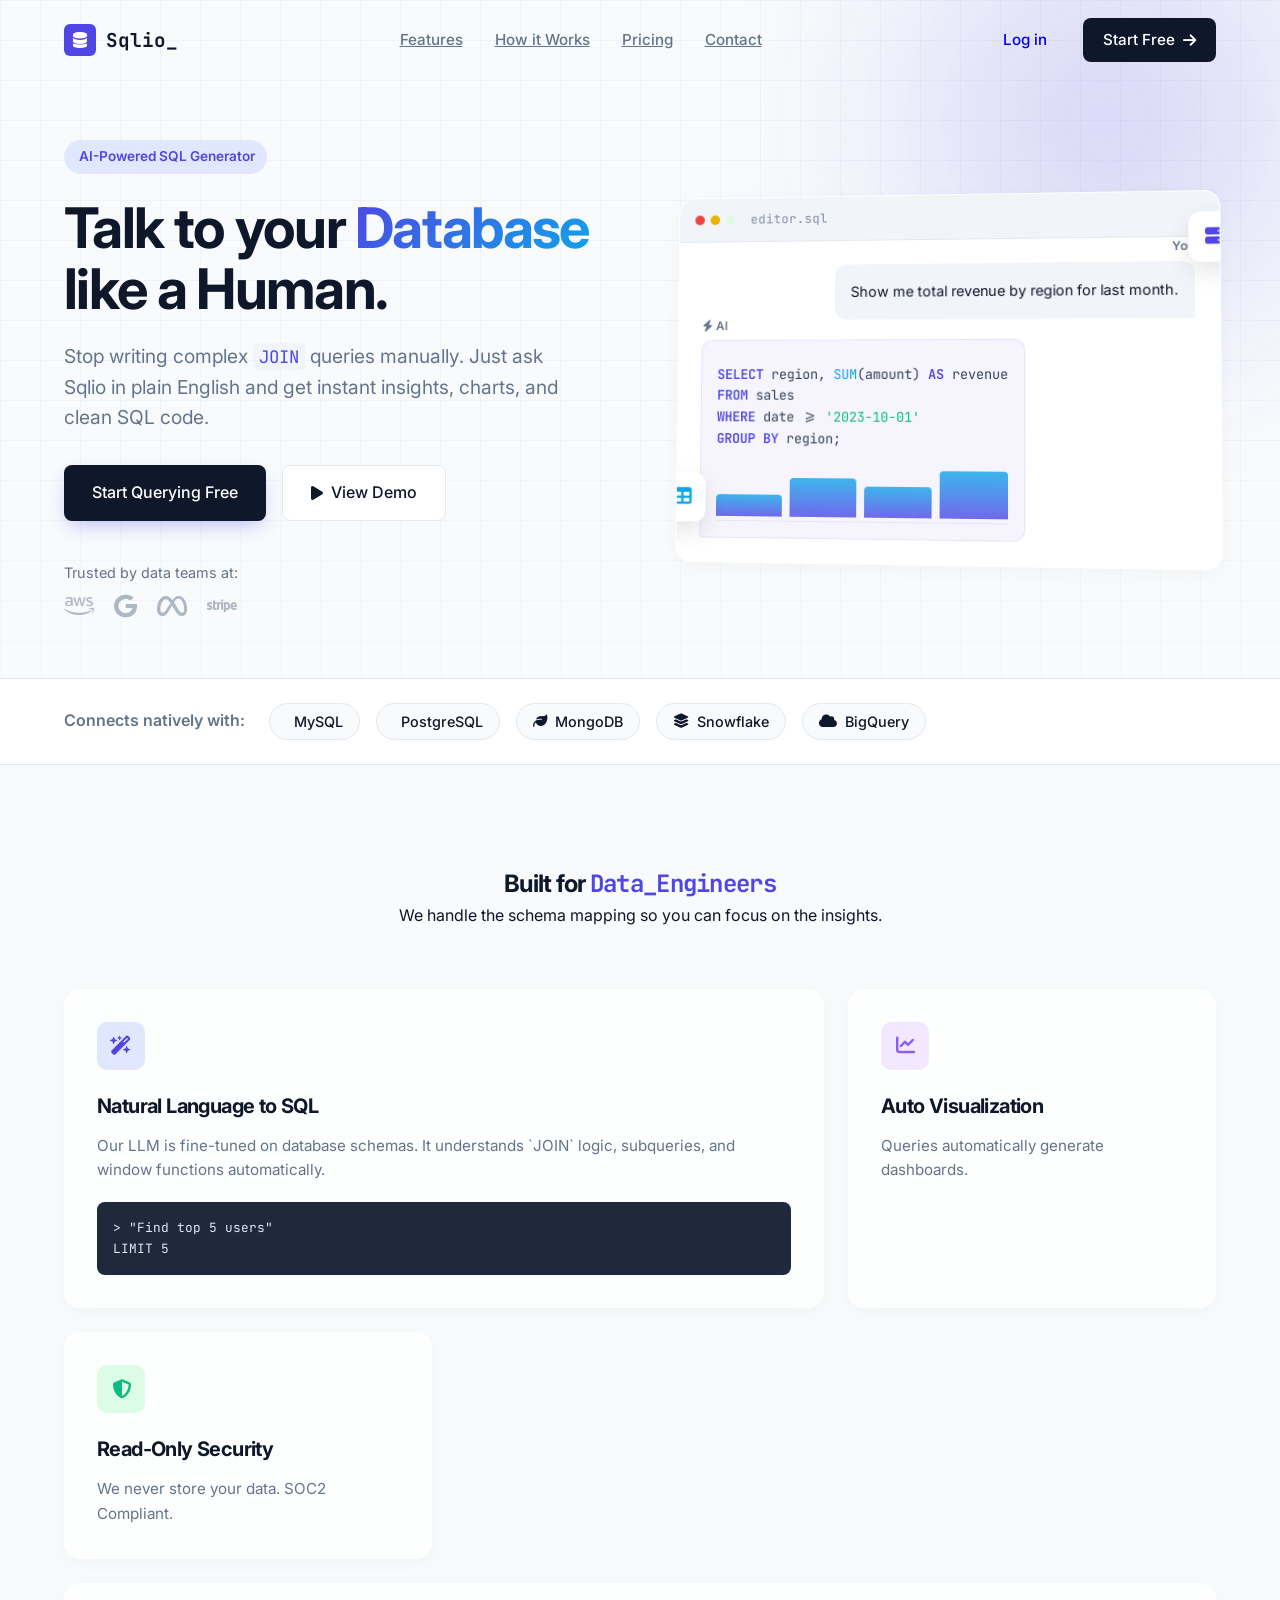
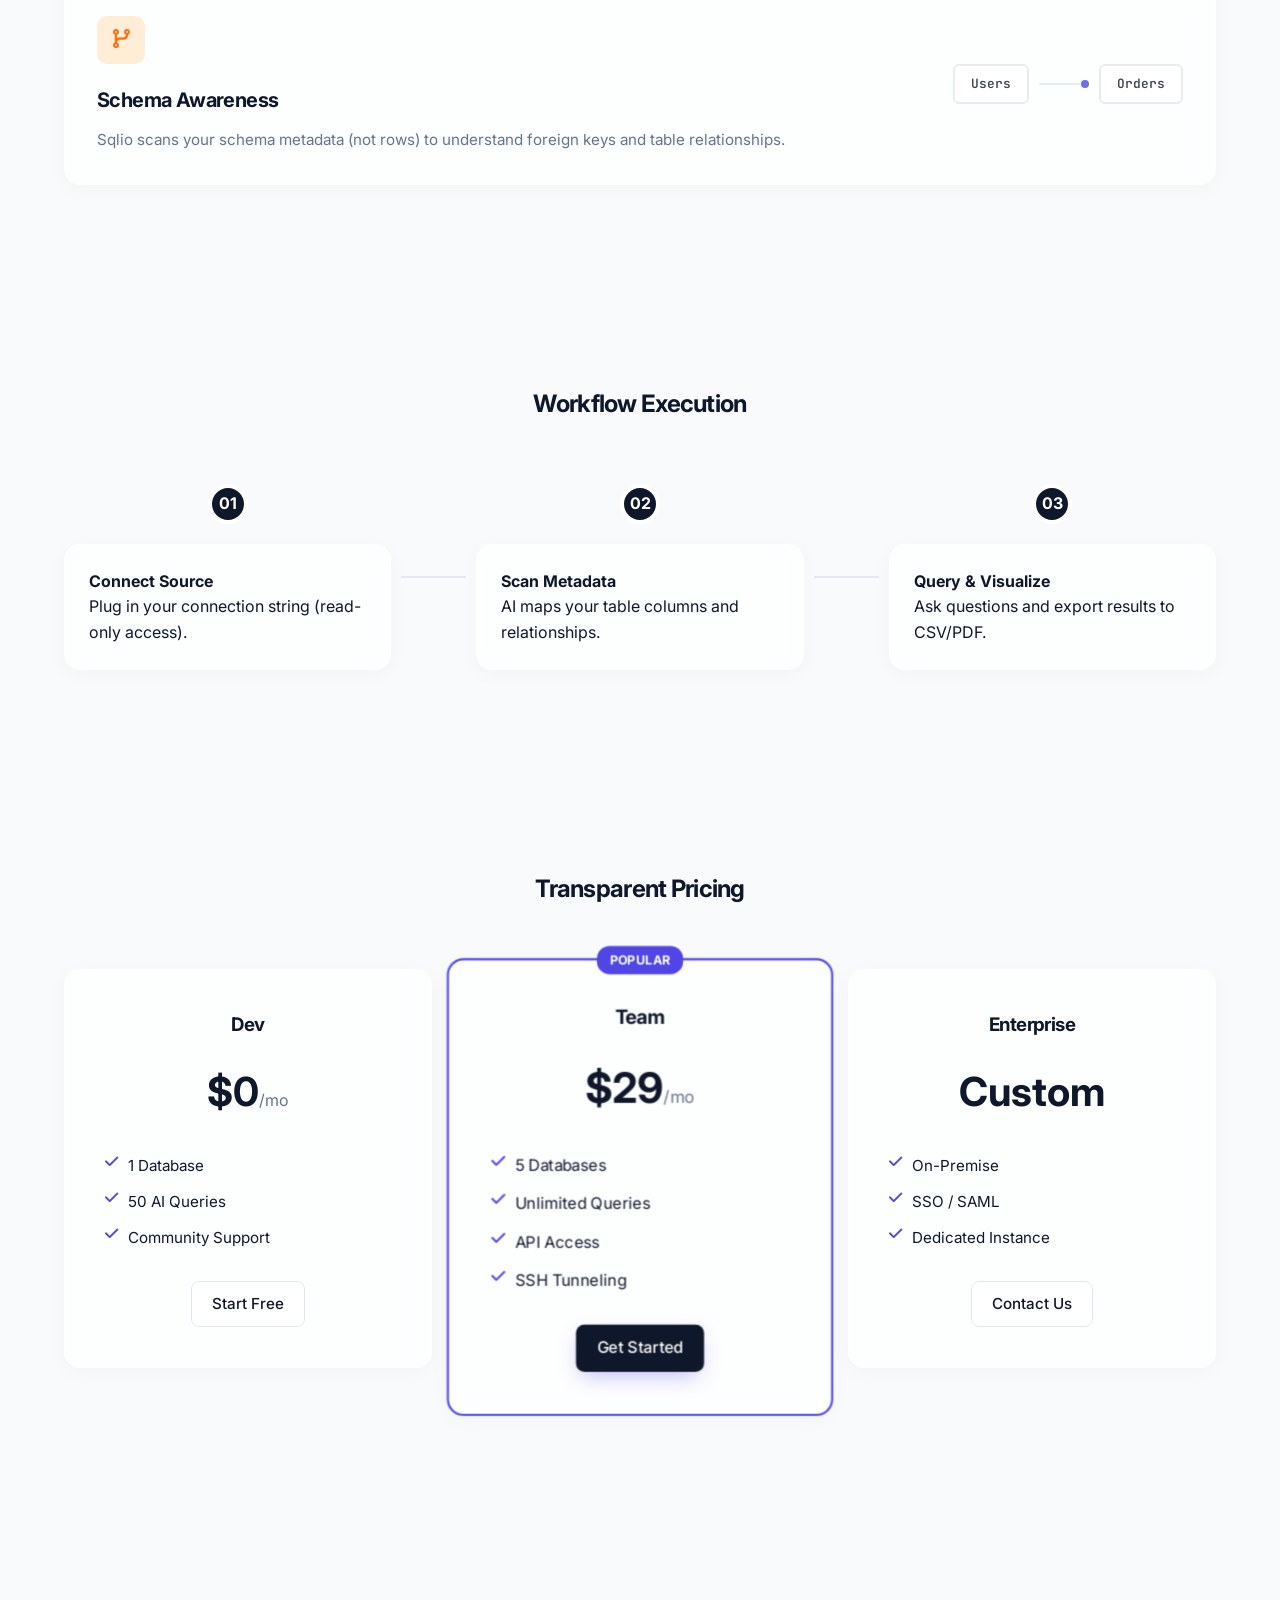
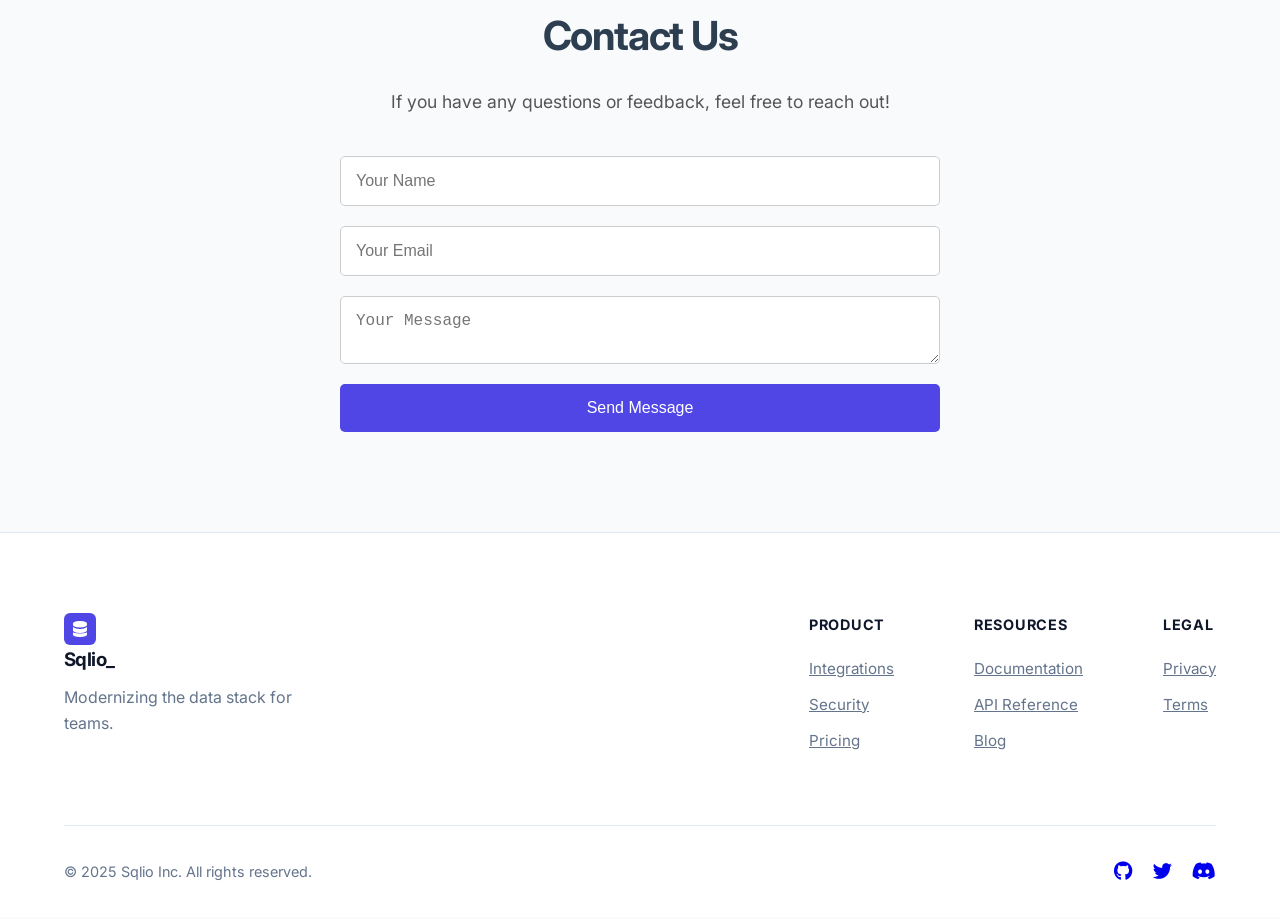
<file: sqlio-1.html>
<!DOCTYPE html>
<html lang="en">

<head>
    <meta charset="UTF-8">
    <meta name="viewport" content="width=device-width, initial-scale=1.0">
    <title>Sqlio - AI Database Assistant</title>
    <link rel="stylesheet" href="style.css">
    <link
        href="https://fonts.googleapis.com/css2?family=Inter:wght@300;400;500;600;700&family=JetBrains+Mono:wght@400;500&display=swap"
        rel="stylesheet">
    <link rel="stylesheet" href="https://cdnjs.cloudflare.com/ajax/libs/font-awesome/6.4.0/css/all.min.css">
    <style>
        /* --- Variables & Theme --- */
        :root {
            /* Modern Tech Palette (Light Mode) */
            --bg-base: #f8fafc;
            --bg-surface: #ffffff;
            --primary: #4f46e5;
            /* Indigo 600 */
            --primary-glow: rgba(79, 70, 229, 0.4);
            --secondary: #0ea5e9;
            /* Sky 500 */
            --accent: #8b5cf6;
            /* Violet 500 */

            --text-main: #0f172a;
            /* Slate 900 */
            --text-muted: #64748b;
            /* Slate 500 */

            --border: #e2e8f0;
            --glass-border: rgba(255, 255, 255, 0.6);
            --glass-bg: rgba(255, 255, 255, 0.7);

            --font-ui: 'Inter', sans-serif;
            --font-code: 'JetBrains Mono', monospace;

            --radius-sm: 8px;
            --radius-md: 16px;
            --radius-lg: 24px;
        }

        * {
            margin: 0;
            padding: 0;
            box-sizing: border-box;
        }

        body {
            font-family: var(--font-ui);
            color: var(--text-main);
            background-color: var(--bg-base);
            line-height: 1.6;
            overflow-x: hidden;
        }

        /* --- Tech Backgrounds --- */
        .tech-grid-bg {
            position: fixed;
            top: 0;
            left: 0;
            width: 100%;
            height: 100%;
            /* Graph paper effect */
            background-image: linear-gradient(var(--border) 1px, transparent 1px),
                linear-gradient(90deg, var(--border) 1px, transparent 1px);
            background-size: 40px 40px;
            opacity: 0.4;
            z-index: -2;
            mask-image: linear-gradient(to bottom, black 40%, transparent 100%);
        }

        .glow-blob {
            position: fixed;
            top: -20%;
            right: -10%;
            width: 600px;
            height: 600px;
            background: radial-gradient(circle, var(--primary-glow) 0%, transparent 70%);
            filter: blur(80px);
            z-index: -1;
            opacity: 0.6;
        }

        /* --- Utilities --- */
        .container {
            max-width: 1200px;
            margin: 0 auto;
            padding: 0 24px;
        }

        .text-center {
            text-align: center;
        }

        .section-padding {
            padding: 100px 0;
        }

        .mono-font {
            font-family: var(--font-code);
            color: var(--primary);
        }

        .glass-panel {
            background: var(--glass-bg);
            backdrop-filter: blur(12px);
            -webkit-backdrop-filter: blur(12px);
            border: 1px solid var(--glass-border);
            box-shadow: 0 4px 20px rgba(0, 0, 0, 0.03);
            border-radius: var(--radius-md);
        }

        /* --- Typography --- */
        h1,
        h2,
        h3 {
            letter-spacing: -0.03em;
            font-weight: 700;
        }

        code {
            font-family: var(--font-code);
            background: #f1f5f9;
            padding: 2px 6px;
            border-radius: 4px;
            color: var(--primary);
            font-size: 0.9em;
        }

        .gradient-text {
            background: linear-gradient(135deg, var(--primary), var(--secondary));
            -webkit-background-clip: text;
            -webkit-text-fill-color: transparent;
        }

        /* --- Buttons --- */
        .btn {
            display: inline-flex;
            align-items: center;
            justify-content: center;
            gap: 8px;
            padding: 10px 20px;
            border-radius: var(--radius-sm);
            font-weight: 500;
            text-decoration: none;
            transition: all 0.2s ease;
            font-size: 0.95rem;
        }

        .btn-primary {
            background: var(--text-main);
            color: white;
        }

        .btn-primary:hover {
            background: var(--primary);
            transform: translateY(-1px);
        }

        .btn-outline {
            border: 1px solid var(--border);
            background: white;
            color: var(--text-main);
        }

        .btn-outline:hover {
            border-color: var(--text-main);
        }

        .btn-large {
            padding: 14px 28px;
            font-size: 1rem;
        }

        .shadow-glow {
            box-shadow: 0 8px 20px -6px var(--primary-glow);
        }

        /* --- Navbar --- */
        .navbar {
            position: fixed;
            top: 0;
            width: 100%;
            z-index: 100;
            padding: 18px 0;
            transition: 0.3s;
        }

        .navbar.scrolled {
            background: rgba(255, 255, 255, 0.8);
            backdrop-filter: blur(12px);
            border-bottom: 1px solid var(--border);
            padding: 12px 0;
        }

        .nav-container {
            display: flex;
            justify-content: space-between;
            align-items: center;
        }

        .logo {
            display: flex;
            align-items: center;
            gap: 10px;
            text-decoration: none;
            color: var(--text-main);
        }

        .logo-icon {
            width: 32px;
            height: 32px;
            background: var(--primary);
            color: white;
            border-radius: 6px;
            display: grid;
            place-items: center;
        }

        .logo-text {
            font-weight: 700;
            font-size: 1.2rem;
            font-family: var(--font-code);
        }

        .nav-links {
            display: flex;
            gap: 32px;
        }

        .nav-links a {
            font-size: 0.95rem;
            color: var(--text-muted);
            font-weight: 500;
        }

        .nav-links a:hover {
            color: var(--primary);
        }

        .nav-actions {
            display: flex;
            align-items: center;
            gap: 16px;
        }

        .mobile-toggle {
            display: none;
            font-size: 1.5rem;
            cursor: pointer;
        }

        /* --- Hero Section --- */
        .hero {
            padding-top: 140px;
            padding-bottom: 60px;
            position: relative;
        }

        .hero-wrapper {
            display: grid;
            grid-template-columns: 1fr 1fr;
            gap: 60px;
            align-items: center;
        }

        .badge {
            display: inline-block;
            padding: 6px 12px;
            background: #e0e7ff;
            color: var(--primary);
            border-radius: 20px;
            font-size: 0.85rem;
            font-weight: 600;
            margin-bottom: 24px;
        }

        .hero h1 {
            font-size: 3.5rem;
            line-height: 1.1;
            margin-bottom: 20px;
            color: var(--text-main);
        }

        .hero-subtitle {
            font-size: 1.2rem;
            color: var(--text-muted);
            margin-bottom: 32px;
            max-width: 500px;
        }

        .hero-btns {
            display: flex;
            gap: 16px;
            margin-bottom: 40px;
        }

        .trusted-by {
            font-size: 0.9rem;
            color: var(--text-muted);
        }

        .trusted-by .logos {
            display: flex;
            gap: 20px;
            margin-top: 10px;
            font-size: 1.5rem;
            opacity: 0.5;
        }

        /* Hero Visual (Code Editor) */
        .hero-visual {
            position: relative;
            perspective: 1000px;
        }

        .code-window {
            padding: 0;
            overflow: hidden;
            transform: rotateY(-5deg) rotateX(2deg);
            transition: transform 0.5s ease;
            background: #ffffff;
        }

        .code-window:hover {
            transform: rotateY(0) rotateX(0);
        }

        .window-header {
            background: #f1f5f9;
            padding: 12px 16px;
            display: flex;
            gap: 16px;
            align-items: center;
            border-bottom: 1px solid var(--border);
        }

        .dots {
            display: flex;
            gap: 6px;
        }

        .dot {
            width: 10px;
            height: 10px;
            border-radius: 50%;
        }

        .red {
            background: #ef4444;
        }

        .yellow {
            background: #eab308;
        }

        .green {
            background: #22c55e;
        }

        .window-title {
            font-family: var(--font-code);
            font-size: 0.8rem;
            color: var(--text-muted);
            opacity: 0.8;
        }

        .window-body {
            padding: 24px;
            display: flex;
            flex-direction: column;
            gap: 20px;
        }

        .chat-bubble {
            padding: 16px;
            border-radius: 12px;
            max-width: 90%;
            position: relative;
            font-size: 0.9rem;
        }

        .chat-bubble.user {
            background: #f1f5f9;
            align-self: flex-end;
            border-bottom-right-radius: 2px;
        }

        .chat-bubble.ai {
            background: rgba(79, 70, 229, 0.05);
            border: 1px solid rgba(79, 70, 229, 0.1);
            align-self: flex-start;
            border-bottom-left-radius: 2px;
        }

        .chat-bubble .avatar {
            position: absolute;
            top: -25px;
            font-size: 0.75rem;
            font-weight: 600;
            color: var(--text-muted);
        }

        .chat-bubble.user .avatar {
            right: 0;
        }

        .chat-bubble.ai .avatar {
            left: 0;
        }

        .code-block {
            font-family: var(--font-code);
            font-size: 0.85rem;
            margin-top: 8px;
            color: #334155;
            line-height: 1.6;
        }

        .code-block .keyword {
            color: var(--primary);
            font-weight: 600;
        }

        .code-block .function {
            color: var(--secondary);
        }

        .code-block .string {
            color: #10b981;
        }

        .chart-preview {
            margin-top: 12px;
            height: 60px;
            display: flex;
            align-items: flex-end;
            gap: 8px;
            border-bottom: 1px solid var(--border);
            padding-bottom: 4px;
        }

        .bar {
            flex: 1;
            background: linear-gradient(to top, var(--primary), var(--secondary));
            border-radius: 4px 4px 0 0;
            opacity: 0.8;
        }

        /* Floating Icons */
        .floating-icon {
            position: absolute;
            width: 50px;
            height: 50px;
            background: white;
            border-radius: 12px;
            box-shadow: 0 10px 25px rgba(0, 0, 0, 0.1);
            display: grid;
            place-items: center;
            color: var(--primary);
            font-size: 1.2rem;
            animation: float 6s ease-in-out infinite;
        }

        .db-1 {
            top: 20px;
            right: -20px;
            animation-delay: 0s;
        }

        .db-2 {
            bottom: 40px;
            left: -20px;
            animation-delay: 3s;
            color: var(--secondary);
        }

        @keyframes float {

            0%,
            100% {
                transform: translateY(0);
            }

            50% {
                transform: translateY(-15px);
            }
        }

        /* --- DB Strip --- */
        .db-strip {
            border-top: 1px solid var(--border);
            border-bottom: 1px solid var(--border);
            padding: 24px 0;
            background: white;
        }

        .db-strip .container {
            display: flex;
            align-items: center;
            gap: 24px;
        }

        .db-strip p {
            font-weight: 600;
            color: var(--text-muted);
            white-space: nowrap;
        }

        .db-scroller {
            display: flex;
            gap: 16px;
            flex-wrap: wrap;
        }

        .db-pill {
            padding: 6px 16px;
            background: #f8fafc;
            border: 1px solid var(--border);
            border-radius: 20px;
            font-size: 0.9rem;
            font-weight: 500;
            display: flex;
            align-items: center;
            gap: 8px;
        }

        /* --- Features (Bento Grid) --- */
        .bento-grid {
            display: grid;
            grid-template-columns: repeat(3, 1fr);
            grid-template-rows: repeat(2, auto);
            gap: 24px;
            margin-top: 60px;
        }

        .bento-card {
            padding: 32px;
            transition: 0.3s;
            position: relative;
            overflow: hidden;
        }

        .bento-card:hover {
            transform: translateY(-5px);
            box-shadow: 0 10px 30px rgba(0, 0, 0, 0.05);
        }

        .large {
            grid-column: span 2;
        }

        .wide {
            grid-column: span 3;
            display: flex;
            align-items: center;
            justify-content: space-between;
        }

        .card-icon {
            width: 48px;
            height: 48px;
            border-radius: 10px;
            display: grid;
            place-items: center;
            font-size: 1.2rem;
            margin-bottom: 20px;
        }

        .blue {
            background: #e0e7ff;
            color: var(--primary);
        }

        .purple {
            background: #f3e8ff;
            color: var(--accent);
        }

        .green {
            background: #dcfce7;
            color: #10b981;
        }

        .orange {
            background: #ffedd5;
            color: #f97316;
        }

        .bento-card h3 {
            font-size: 1.25rem;
            margin-bottom: 12px;
        }

        .bento-card p {
            color: var(--text-muted);
            font-size: 0.95rem;
        }

        .mini-code {
            margin-top: 20px;
            background: #1e293b;
            color: #e2e8f0;
            padding: 16px;
            border-radius: 8px;
            font-family: var(--font-code);
            font-size: 0.8rem;
        }

        .visual-schema {
            display: flex;
            align-items: center;
            gap: 10px;
            opacity: 0.8;
        }

        .table-node {
            padding: 8px 16px;
            background: white;
            border: 2px solid var(--border);
            border-radius: 6px;
            font-weight: 600;
            font-family: var(--font-code);
            font-size: 0.8rem;
        }

        .line-connector {
            width: 50px;
            height: 2px;
            background: var(--border);
            position: relative;
        }

        .line-connector::after {
            content: '';
            position: absolute;
            right: 0;
            top: -3px;
            width: 8px;
            height: 8px;
            border-radius: 50%;
            background: var(--primary);
        }

        /* --- How It Works --- */
        .pipeline-container {
            display: flex;
            justify-content: space-between;
            align-items: center;
            margin-top: 60px;
            position: relative;
        }

        .step-item {
            flex: 1;
            text-align: center;
            position: relative;
            z-index: 2;
        }

        .step-number {
            width: 40px;
            height: 40px;
            background: var(--text-main);
            color: white;
            border-radius: 50%;
            font-weight: 700;
            margin: 0 auto 20px;
            display: grid;
            place-items: center;
            border: 4px solid white;
        }

        .step-content {
            padding: 24px;
            text-align: left;
        }

        .connector-line {
            flex: 0.2;
            height: 2px;
            background: var(--border);
            margin: 0 10px;
        }

        /* --- Pricing --- */
        .pricing-cards {
            display: grid;
            grid-template-columns: repeat(3, 1fr);
            gap: 24px;
            margin-top: 60px;
            align-items: start;
        }

        .price-card {
            padding: 40px;
            text-align: center;
        }

        .price-card.featured {
            border: 2px solid var(--primary);
            transform: scale(1.05);
            z-index: 10;
        }

        .featured-tag {
            position: absolute;
            top: 0;
            left: 50%;
            transform: translate(-50%, -50%);
            background: var(--primary);
            color: white;
            padding: 4px 12px;
            font-size: 0.75rem;
            font-weight: 700;
            border-radius: 12px;
        }

        .price {
            font-size: 2.5rem;
            font-weight: 700;
            margin: 20px 0;
            font-family: var(--font-ui);
        }

        .price span {
            font-size: 1rem;
            color: var(--text-muted);
            font-weight: 400;
        }

        .check-list {
            text-align: left;
            margin: 30px 0;
        }

        .check-list li {
            margin-bottom: 12px;
            display: flex;
            gap: 10px;
            font-size: 0.95rem;
        }

        .check-list i {
            color: var(--primary);
        }

        /* --- Footer --- */
        .footer {
            border-top: 1px solid var(--border);
            padding: 80px 0 30px;
            background: white;
        }

        .footer-top {
            display: flex;
            justify-content: space-between;
            margin-bottom: 60px;
        }

        .footer-brand p {
            max-width: 250px;
            color: var(--text-muted);
            margin-top: 10px;
        }

        .footer-nav {
            display: flex;
            gap: 80px;
        }

        .footer-nav h4 {
            margin-bottom: 20px;
            font-size: 0.9rem;
            text-transform: uppercase;
            letter-spacing: 0.05em;
        }

        .footer-nav a {
            display: block;
            margin-bottom: 12px;
            color: var(--text-muted);
            font-size: 0.95rem;
        }

        .footer-nav a:hover {
            color: var(--primary);
        }

        .footer-bottom {
            display: flex;
            justify-content: space-between;
            align-items: center;
            padding-top: 30px;
            border-top: 1px solid var(--border);
            color: var(--text-muted);
            font-size: 0.9rem;
        }

        .socials {
            display: flex;
            gap: 20px;
            font-size: 1.2rem;
        }

        /* --- Contact Section --- */
        .contact {
            padding: 100px 0;
            text-align: center;
        }

        .contact h2 {
            font-size: 2.5rem;
            margin-bottom: 20px;
            color: var(--dark);
        }

        .contact p {
            font-size: 1.1rem;
            color: #555;
            margin-bottom: 40px;
        }

        .contact-form {
            max-width: 600px;
            margin: 0 auto;
            display: flex;
            flex-direction: column;
            gap: 20px;
        }

        .contact-form input,
        .contact-form textarea {
            padding: 15px;
            border: 1px solid #ccc;
            border-radius: 5px;
            font-size: 1rem;
        }

        .contact-form button {
            padding: 15px;
            border: none;
            border-radius: 5px;
            background-color: var(--primary);
            color: white;
            font-size: 1rem;
            cursor: pointer;
            transition: background-color 0.3s;
        }

        .contact-form button:hover {
            background-color: #ee5253;
        }

        /* --- Responsive --- */
        @media (max-width: 968px) {
            .hero-wrapper {
                grid-template-columns: 1fr;
                text-align: center;
            }

            .hero-btns {
                justify-content: center;
            }

            .hero-visual {
                display: none;
            }

            /* Hide complex visual on mobile */
            .bento-grid {
                grid-template-columns: 1fr;
            }

            .large,
            .wide {
                grid-column: auto;
            }

            .pipeline-container {
                flex-direction: column;
                gap: 40px;
            }

            .connector-line {
                width: 2px;
                height: 40px;
            }

            .pricing-cards {
                grid-template-columns: 1fr;
                max-width: 400px;
                margin: 60px auto 0;
            }

            .nav-links,
            .nav-actions {
                display: none;
            }

            .mobile-toggle {
                display: block;
            }
        }
    </style>
</head>

<body>

    <div class="tech-grid-bg"></div>
    <div class="glow-blob"></div>

    <nav class="navbar" id="navbar">
        <div class="container nav-container">
            <a href="#" class="logo">
                <div class="logo-icon"><i class="fa-solid fa-database"></i></div>
                <span class="logo-text">Sqlio_</span>
            </a>
            <div class="nav-links">
                <a href="#features">Features</a>
                <a href="#how-it-works">How it Works</a>
                <a href="#pricing">Pricing</a>
                <a href="#contact">Contact</a>
            </div>
            <div class="nav-actions">
                <a href="#" class="btn btn-text">Log in</a>
                <a href="#" class="btn btn-primary">Start Free <i class="fa-solid fa-arrow-right"></i></a>
            </div>
            <div class="mobile-toggle">
                <i class="fa-solid fa-bars"></i>
            </div>
        </div>
    </nav>

    <header class="hero">
        <div class="container hero-wrapper">
            <div class="hero-content">
                <div class="badge">
                    <i class="fa-solid fa-sparkles"></i> AI-Powered SQL Generator
                </div>
                <h1>
                    Talk to your <span class="gradient-text">Database</span> <br>
                    like a Human.
                </h1>
                <p class="hero-subtitle">
                    Stop writing complex <code>JOIN</code> queries manually. Just ask Sqlio in plain English and get
                    instant insights, charts, and clean SQL code.
                </p>
                <div class="hero-btns">
                    <a href="#" class="btn btn-primary btn-large shadow-glow">Start Querying Free</a>
                    <a href="#demo" class="btn btn-outline btn-large"><i class="fa-solid fa-play"></i> View Demo</a>
                </div>

                <div class="trusted-by">
                    <span>Trusted by data teams at:</span>
                    <div class="logos">
                        <i class="fa-brands fa-aws"></i>
                        <i class="fa-brands fa-google"></i>
                        <i class="fa-brands fa-meta"></i>
                        <i class="fa-brands fa-stripe"></i>
                    </div>
                </div>
            </div>

            <div class="hero-visual">
                <div class="code-window glass-panel">
                    <div class="window-header">
                        <div class="dots">
                            <span class="dot red"></span>
                            <span class="dot yellow"></span>
                            <span class="dot green"></span>
                        </div>
                        <span class="window-title">editor.sql</span>
                    </div>
                    <div class="window-body">
                        <div class="chat-bubble user">
                            <span class="avatar">You</span>
                            <p>Show me total revenue by region for last month.</p>
                        </div>
                        <div class="chat-bubble ai">
                            <span class="avatar"><i class="fa-solid fa-bolt"></i> AI</span>
                            <div class="code-block">
                                <span class="keyword">SELECT</span> region, <span class="function">SUM</span>(amount)
                                <span class="keyword">AS</span> revenue <br>
                                <span class="keyword">FROM</span> sales <br>
                                <span class="keyword">WHERE</span> date >= <span class="string">'2023-10-01'</span> <br>
                                <span class="keyword">GROUP BY</span> region;
                            </div>
                            <div class="chart-preview">
                                <div class="bar" style="height: 40%"></div>
                                <div class="bar" style="height: 70%"></div>
                                <div class="bar" style="height: 55%"></div>
                                <div class="bar" style="height: 85%"></div>
                            </div>
                        </div>
                    </div>
                    <div class="floating-icon db-1"><i class="fa-solid fa-server"></i></div>
                    <div class="floating-icon db-2"><i class="fa-solid fa-table"></i></div>
                </div>
            </div>
        </div>
    </header>

    <div class="db-strip">
        <div class="container">
            <p>Connects natively with:</p>
            <div class="db-scroller">
                <span class="db-pill"><i class="fa-solid fa-dolphin"></i> MySQL</span>
                <span class="db-pill"><i class="fa-solid fa-elephant"></i> PostgreSQL</span>
                <span class="db-pill"><i class="fa-solid fa-leaf"></i> MongoDB</span>
                <span class="db-pill"><i class="fa-solid fa-layer-group"></i> Snowflake</span>
                <span class="db-pill"><i class="fa-solid fa-cloud"></i> BigQuery</span>
            </div>
        </div>
    </div>

    <section id="features" class="features section-padding">
        <div class="container">
            <div class="section-header text-center">
                <h2 class="section-title">Built for <span class="mono-font">Data_Engineers</span></h2>
                <p class="section-subtitle">We handle the schema mapping so you can focus on the insights.</p>
            </div>

            <div class="bento-grid">
                <div class="bento-card large glass-panel">
                    <div class="card-icon blue"><i class="fa-solid fa-wand-magic-sparkles"></i></div>
                    <h3>Natural Language to SQL</h3>
                    <p>Our LLM is fine-tuned on database schemas. It understands `JOIN` logic, subqueries, and window
                        functions automatically.</p>
                    <div class="mini-code">
                        > "Find top 5 users" <br>
                        <span class="keyword">LIMIT</span> 5
                    </div>
                </div>

                <div class="bento-card glass-panel">
                    <div class="card-icon purple"><i class="fa-solid fa-chart-line"></i></div>
                    <h3>Auto Visualization</h3>
                    <p>Queries automatically generate dashboards.</p>
                </div>

                <div class="bento-card glass-panel">
                    <div class="card-icon green"><i class="fa-solid fa-shield-halved"></i></div>
                    <h3>Read-Only Security</h3>
                    <p>We never store your data. SOC2 Compliant.</p>
                </div>

                <div class="bento-card wide glass-panel">
                    <div class="card-content">
                        <div class="card-icon orange"><i class="fa-solid fa-code-branch"></i></div>
                        <h3>Schema Awareness</h3>
                        <p>Sqlio scans your schema metadata (not rows) to understand foreign keys and table
                            relationships.</p>
                    </div>
                    <div class="visual-schema">
                        <div class="table-node">Users</div>
                        <div class="line-connector"></div>
                        <div class="table-node">Orders</div>
                    </div>
                </div>
            </div>
        </div>
    </section>

    <section id="how-it-works" class="how-it-works section-padding">
        <div class="container">
            <div class="section-header text-center">
                <h2 class="section-title">Workflow Execution</h2>
            </div>

            <div class="pipeline-container">
                <div class="step-item">
                    <div class="step-number">01</div>
                    <div class="step-content glass-panel">
                        <h4>Connect Source</h4>
                        <p>Plug in your connection string (read-only access).</p>
                    </div>
                </div>
                <div class="connector-line"></div>
                <div class="step-item">
                    <div class="step-number">02</div>
                    <div class="step-content glass-panel">
                        <h4>Scan Metadata</h4>
                        <p>AI maps your table columns and relationships.</p>
                    </div>
                </div>
                <div class="connector-line"></div>
                <div class="step-item">
                    <div class="step-number">03</div>
                    <div class="step-content glass-panel">
                        <h4>Query & Visualize</h4>
                        <p>Ask questions and export results to CSV/PDF.</p>
                    </div>
                </div>
            </div>
        </div>
    </section>

    <section id="pricing" class="pricing section-padding">
        <div class="container">
            <div class="text-center">
                <h2 class="section-title">Transparent Pricing</h2>
            </div>
            <div class="pricing-cards">
                <div class="price-card glass-panel">
                    <h3>Dev</h3>
                    <div class="price">$0<span>/mo</span></div>
                    <ul class="check-list">
                        <li><i class="fa-solid fa-check"></i> 1 Database</li>
                        <li><i class="fa-solid fa-check"></i> 50 AI Queries</li>
                        <li><i class="fa-solid fa-check"></i> Community Support</li>
                    </ul>
                    <a href="#" class="btn btn-outline full-width">Start Free</a>
                </div>
                <div class="price-card glass-panel featured">
                    <div class="featured-tag">POPULAR</div>
                    <h3>Team</h3>
                    <div class="price">$29<span>/mo</span></div>
                    <ul class="check-list">
                        <li><i class="fa-solid fa-check"></i> 5 Databases</li>
                        <li><i class="fa-solid fa-check"></i> Unlimited Queries</li>
                        <li><i class="fa-solid fa-check"></i> API Access</li>
                        <li><i class="fa-solid fa-check"></i> SSH Tunneling</li>
                    </ul>
                    <a href="#" class="btn btn-primary full-width shadow-glow">Get Started</a>
                </div>
                <div class="price-card glass-panel">
                    <h3>Enterprise</h3>
                    <div class="price">Custom</div>
                    <ul class="check-list">
                        <li><i class="fa-solid fa-check"></i> On-Premise</li>
                        <li><i class="fa-solid fa-check"></i> SSO / SAML</li>
                        <li><i class="fa-solid fa-check"></i> Dedicated Instance</li>
                    </ul>
                    <a href="#" class="btn btn-outline full-width">Contact Us</a>
                </div>
            </div>
        </div>
    </section>

    <section class="contact section-padding">
        <div class="container text-center">
            <h2>Contact Us</h2>
            <p>If you have any questions or feedback, feel free to reach out!</p>
            <form class="contact-form">
                <input type="text" placeholder="Your Name" required />
                <input type="email" placeholder="Your Email" required />
                <textarea placeholder="Your Message" required></textarea>
                <button type="submit" class="btn btn-primary">Send Message</button>
            </form>
        </div>
    </section>

    <footer class="footer">
        <div class="container">
            <div class="footer-top">
                <div class="footer-brand">
                    <div class="logo-icon"><i class="fa-solid fa-database"></i></div>
                    <h3>Sqlio_</h3>
                    <p>Modernizing the data stack for teams.</p>
                </div>
                <div class="footer-nav">
                    <div>
                        <h4>Product</h4>
                        <a href="#">Integrations</a>
                        <a href="#">Security</a>
                        <a href="#">Pricing</a>
                    </div>
                    <div>
                        <h4>Resources</h4>
                        <a href="#">Documentation</a>
                        <a href="#">API Reference</a>
                        <a href="#">Blog</a>
                    </div>
                    <div>
                        <h4>Legal</h4>
                        <a href="#">Privacy</a>
                        <a href="#">Terms</a>
                    </div>
                </div>
            </div>
            <div class="footer-bottom">
                <p>&copy; 2025 Sqlio Inc. All rights reserved.</p>
                <div class="socials">
                    <a href="#"><i class="fa-brands fa-github"></i></a>
                    <a href="#"><i class="fa-brands fa-twitter"></i></a>
                    <a href="#"><i class="fa-brands fa-discord"></i></a>
                </div>
            </div>
        </div>
    </footer>

    <!-- <script src="script.js"></script> -->
    <script>
        document.addEventListener('DOMContentLoaded', () => {
            const navbar = document.getElementById('navbar');
            const mobileToggle = document.querySelector('.mobile-toggle');
            const navLinks = document.querySelector('.nav-links');

            // Handle Scroll for Glass Effect
            window.addEventListener('scroll', () => {
                if (window.scrollY > 20) {
                    navbar.classList.add('scrolled');
                } else {
                    navbar.classList.remove('scrolled');
                }
            });

            // Mobile Menu Toggle
            mobileToggle.addEventListener('click', () => {
                // Simple toggle logic for mobile
                if (navLinks.style.display === 'flex') {
                    navLinks.style.display = 'none';
                } else {
                    navLinks.style.display = 'flex';
                    navLinks.style.flexDirection = 'column';
                    navLinks.style.position = 'absolute';
                    navLinks.style.top = '100%';
                    navLinks.style.left = '0';
                    navLinks.style.width = '100%';
                    navLinks.style.background = 'white';
                    navLinks.style.padding = '20px';
                    navLinks.style.borderBottom = '1px solid #e2e8f0';
                    navLinks.style.boxShadow = '0 10px 15px -3px rgba(0, 0, 0, 0.1)';
                }
            });

            // Smooth Scroll
            document.querySelectorAll('a[href^="#"]').forEach(anchor => {
                anchor.addEventListener('click', function (e) {
                    e.preventDefault();
                    document.querySelector(this.getAttribute('href')).scrollIntoView({
                        behavior: 'smooth'
                    });
                });
            });
        });
    </script>
</body>

</html>
</file>
<file: style.css>
/* --- Global Styles --- */

:root {
    --primary: #3498db;
    --dark: #2c3e50;
}

body {
    font-family: Arial, sans-serif;
    margin: 0;
    padding: 0;
}

/* --- CONTACT SECTION --- */
.contact {
    padding: 100px 0;
    text-align: center;
}

.contact h2 {
    font-size: 2.5rem;
    margin-bottom: 20px;
    color: var(--dark);
}

.contact p {
    font-size: 1.1rem;
    color: #555;
    margin-bottom: 40px;
}

.contact-form {
    max-width: 600px;
    margin: 0 auto;
    display: flex;
    flex-direction: column;
    gap: 20px;
}

.contact-form input,
.contact-form textarea {
    padding: 15px;
    border: 1px solid #ccc;
    border-radius: 5px;
    font-size: 1rem;
}

.contact-form button {
    padding: 15px;
    border: none;
    border-radius: 5px;
    background-color: var(--primary);
    color: white;
    font-size: 1rem;
    cursor: pointer;
    transition: background-color 0.3s;
}

.contact-form button:hover {
    background-color: #ee5253;
}
</file>
